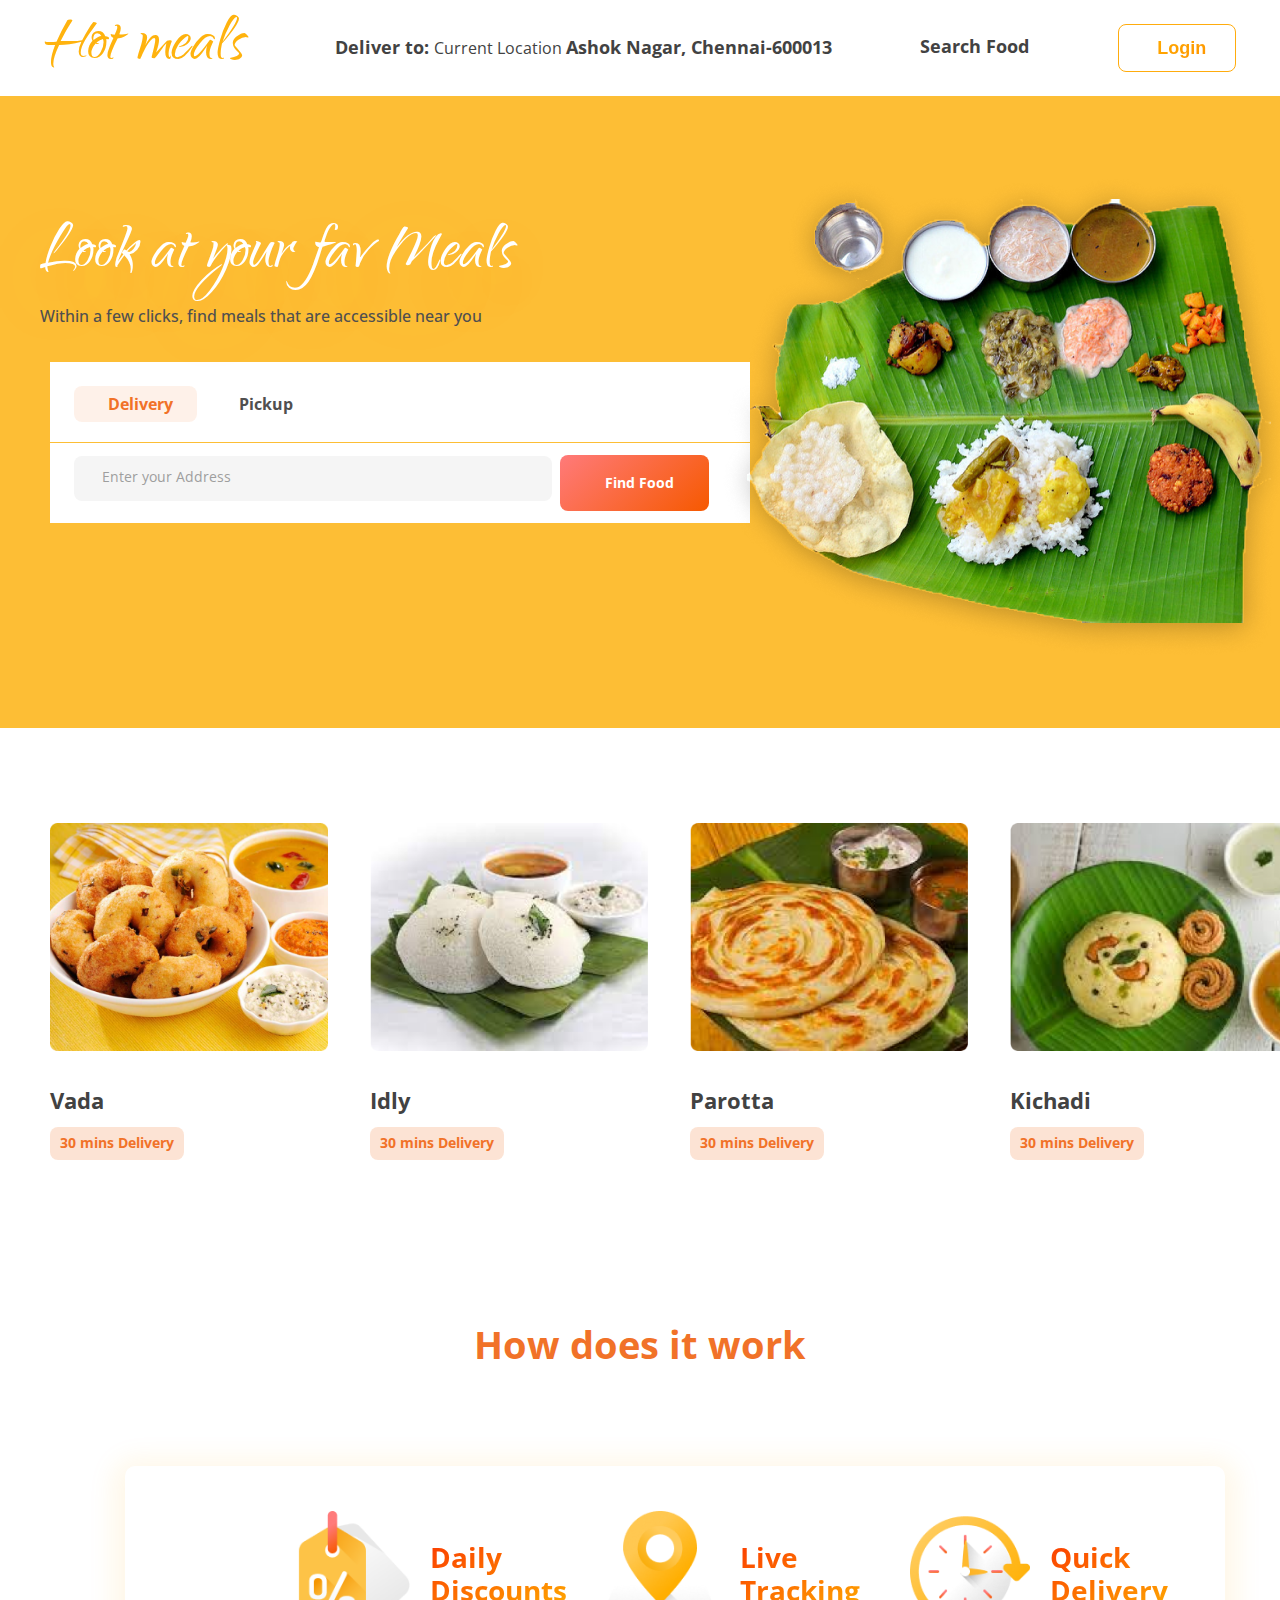
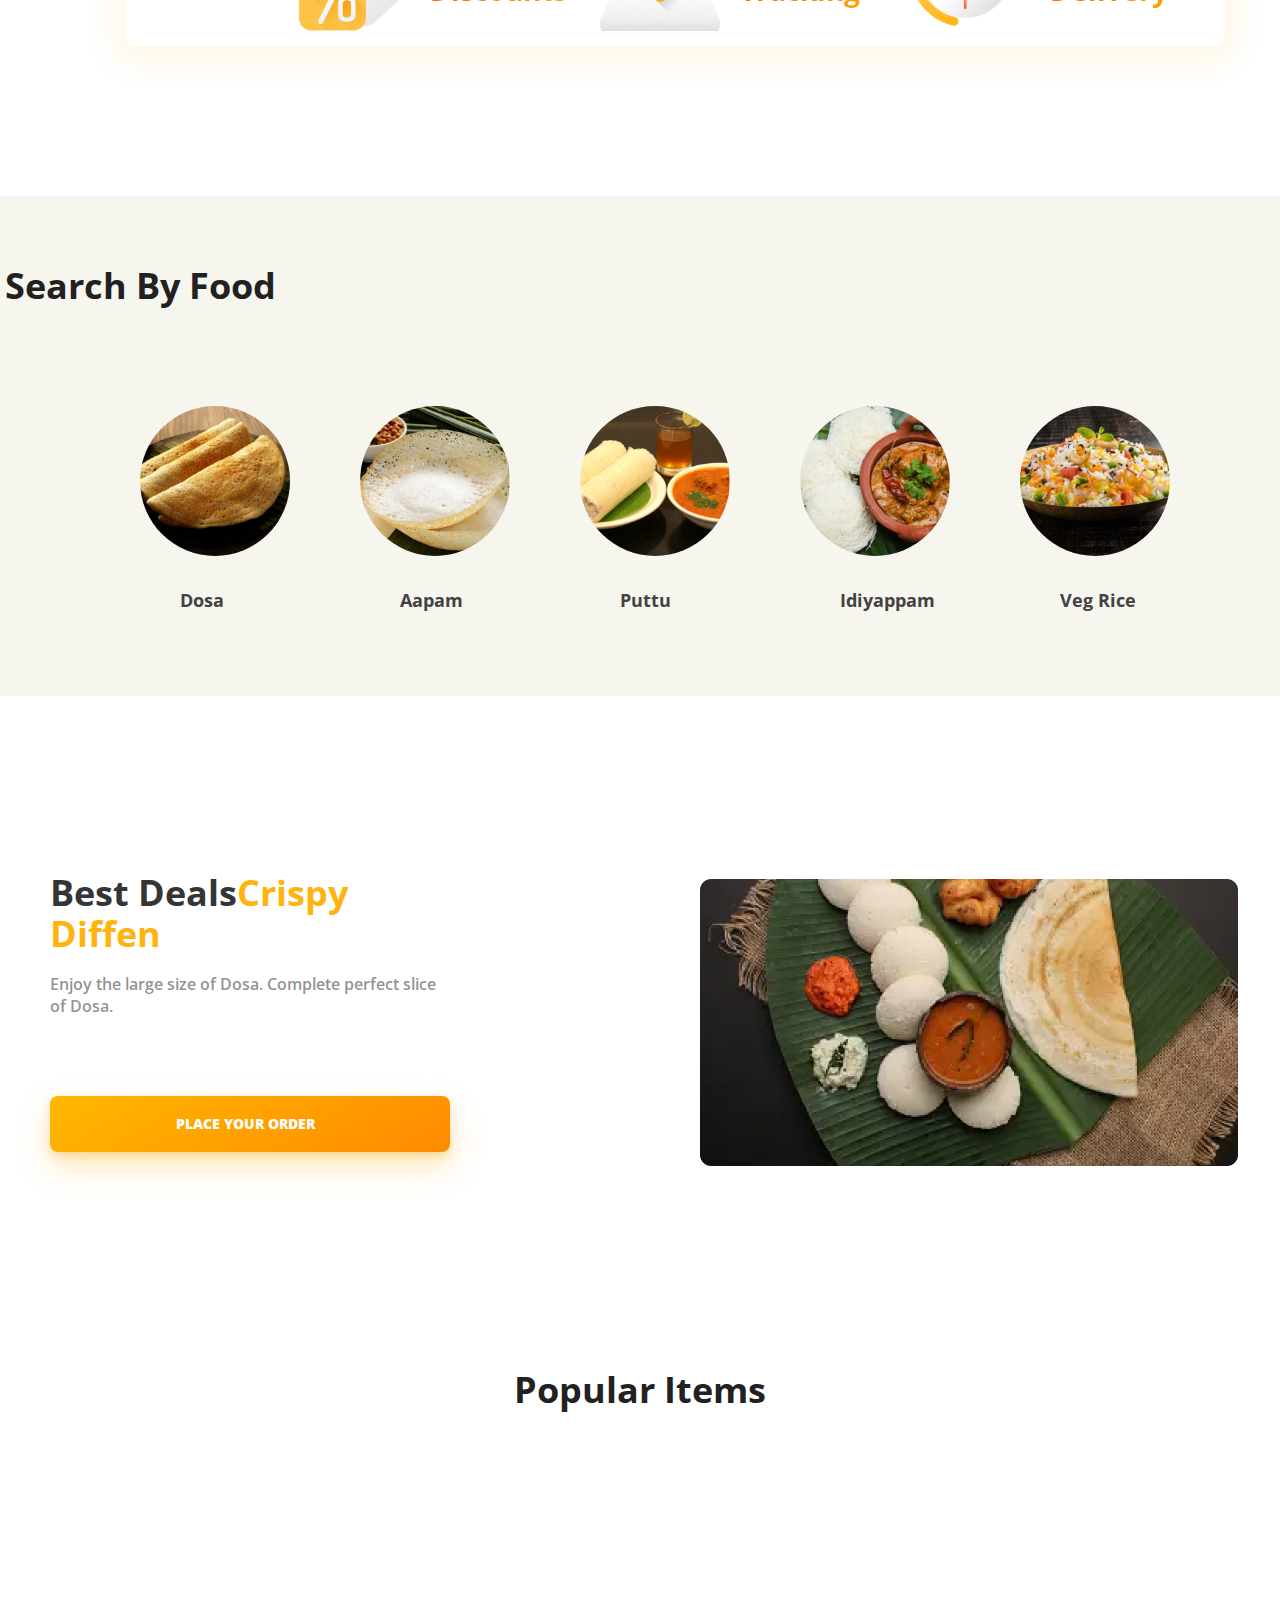
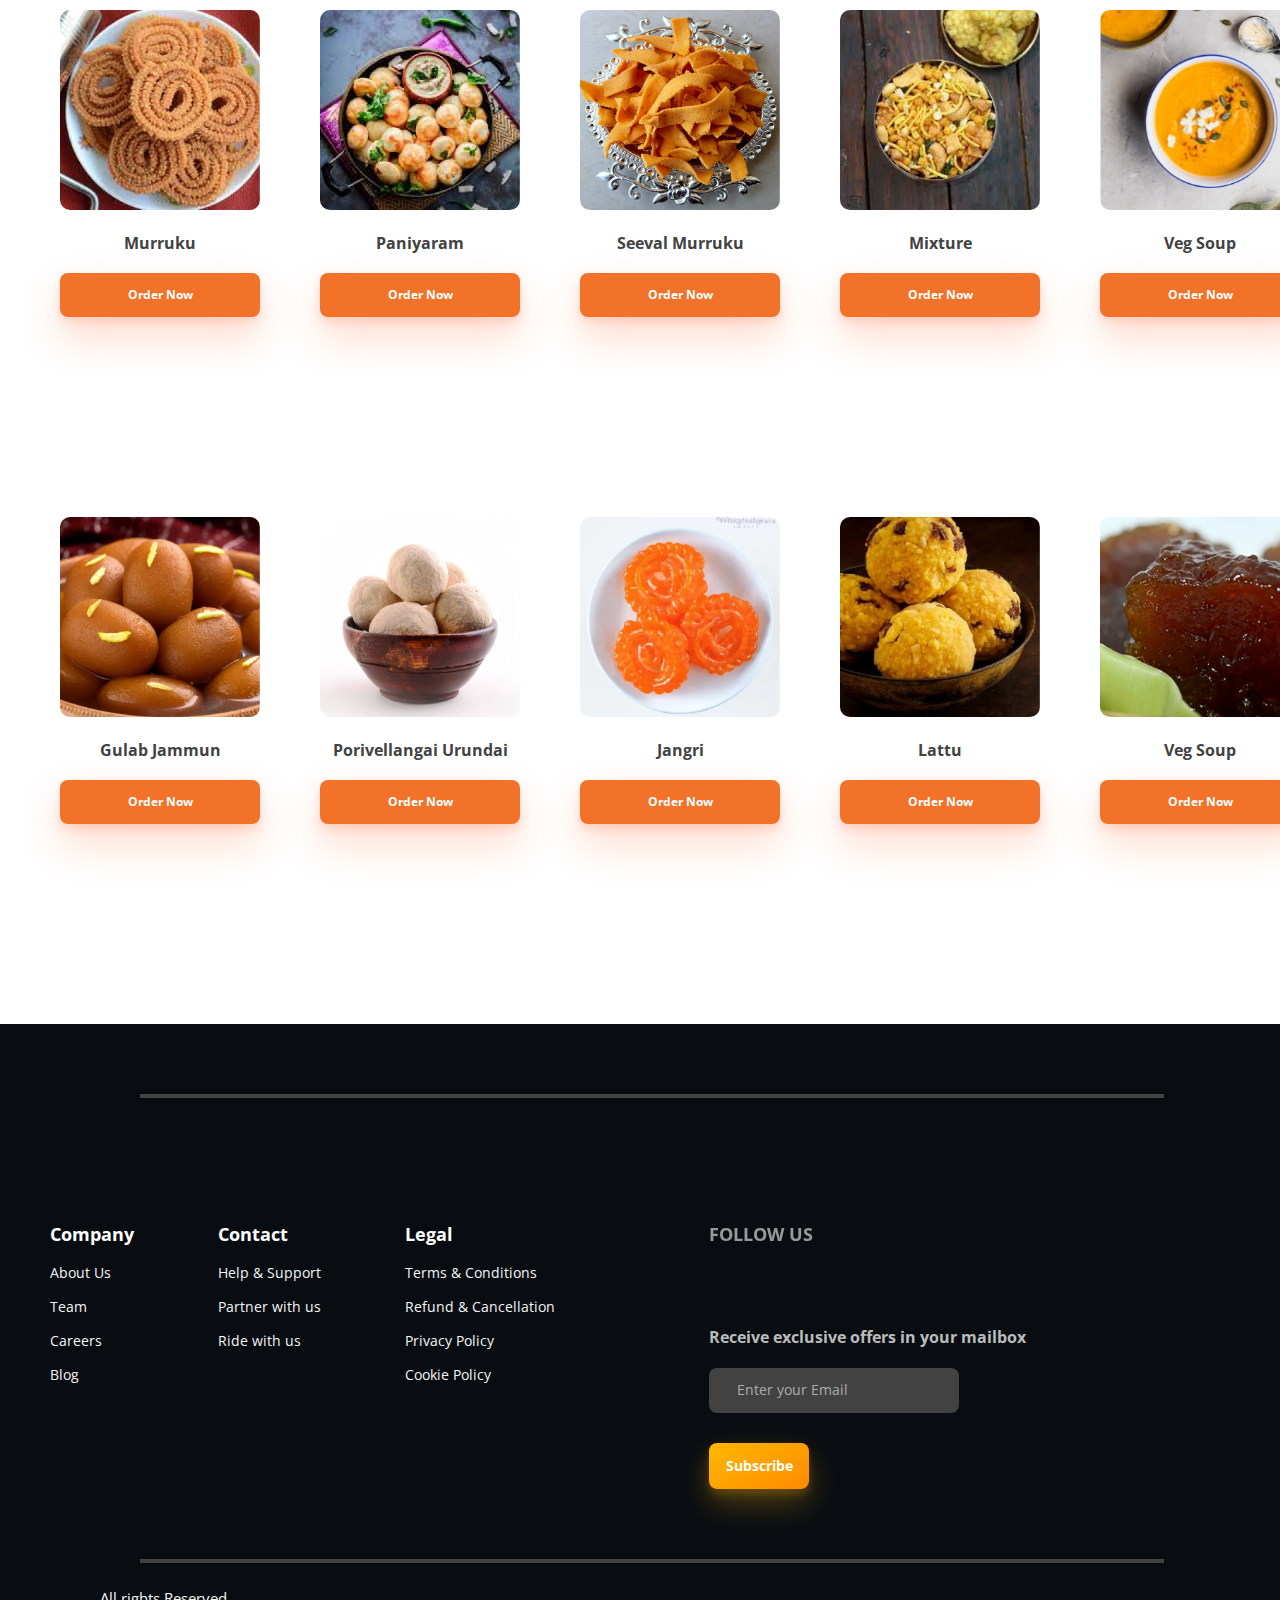
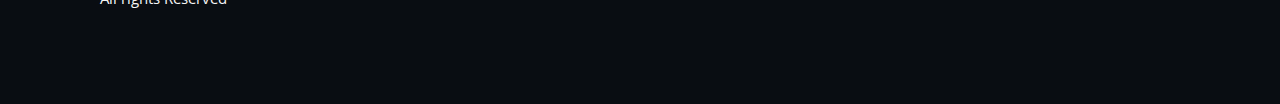
<file: index.html>
<!DOCTYPE html>
<html lang="en">
  <head>
    <meta charset="UTF-8" />
    <meta name="viewport" content="width=device-width, initial-scale=1.0" />
    <title>Hot Meals</title>
    <link
      rel="stylesheet"
      href="https://cdnjs.cloudflare.com/ajax/libs/font-awesome/6.4.2/css/all.min.css"
      integrity="sha512-z3gLpd7yknf1YoNbCzqRKc4qyor8gaKU1qmn+CShxbuBusANI9QpRohGBreCFkKxLhei6S9CQXFEbbKuqLg0DA=="
      crossorigin="anonymous"
      referrerpolicy="no-referrer"
    />
    <link rel="stylesheet" href="styles.css" />
  </head>

  <body>
    <header>
      <p id="logo">Hot meals</p>

      <p id="address">
        <strong>Deliver to: </strong>
        <span>
          <i class="fa-solid fa-location-dot" style="color: #ffb329"></i>
        </span>

        Current Location <strong>Ashok Nagar, Chennai-600013 </strong>
      </p>

      <p>
        <span>
          <i
            class="fa-solid fa-magnifying-glass"
            style="color: #ffb30e"
          ></i> </span
        ><strong> Search Food</strong>
      </p>

      <button class="btn-popup" id="login-popup">
        <span><i class="fa-solid fa-user" style="color: #ffb30e"></i></span
        >Login
      </button>
    </header>

    <div class="wrapper">
      <p id="logo">Hot meals</p><i id="xmark" class="fa-solid fa-xmark" style="color: #ffffff;"></i>
      <h3>Welcome Back</h3>
      <h4>Log in with your email address and password.</h4>
      <div class="form-box login">
        <form action="#">
          <h6>Email Address:</h6>
          <div class="login-box"><i class="fa-solid fa-envelope" style="color: #FDBE35"></i>
          <input type="email" name="" placeholder="Enter your Email Address" /></div>  
                  <h6>Password:</h6>
                  <div class="login-box">

          <i class="fa-solid fa-lock" style="color: #fdbe35;"></i>

          <input type="password" name="" placeholder="Enter your Password" /></div>

          </div>
          <div class="remember-forget">
            <label><input type="checkbox">Remember Me</label>
            <a href="#">Forget Passowrd?</a>
          </div>
          <button type="submit" class="login-btn">LOGIN</button>
          <div class="signup">
            <p>Don't have an account?<a href="#" class="signup">Sign Up</a></p>
          </div>
         
        </form>
        <div id="login-image">
          <img src="./asset/loginpic.png" alt="loginpic" />
        </div>
       
        
      </div>
    
    <div class="background-box">
      <p id="firstline">Look at your fav Meals</p>
      <p id="secondline">
        Within a few clicks, find meals that are accessible near you
      </p>
      <br />
      <br />
      <div>
        <div class="outer-container">
          <div class="inner-container">
            <button id="btn1">
              <span
                ><i
                  class="fa-solid fa-motorcycle"
                  style="color: #f17228"
                ></i></span
              >Delivery
            </button>
            <button id="btn2">
              <span
                ><i
                  class="fa-solid fa-bag-shopping"
                  style="color: #757575"
                ></i></span
              >Pickup
            </button>
          </div>
        </div>

        <div class="outer-container2">
          <div class="box">
            <i class="fa-solid fa-location-dot" style="color: #ffb329"></i>

            <input type="text" name="" placeholder="Enter your Address" />
          </div>
          <button id="btn3">
            <span>
              <i
                class="fa-solid fa-magnifying-glass"
                style="color: #ffffff"
              ></i>
            </span>
            <div style="display: flex; flex-direction: row; width: max-content">
              Find Food
            </div>
          </button>

          <div class="hero-image">
            <img src="./asset/hero pic.png" alt="heropic" />
          </div>
        </div>
      </div>
    </div>
    <div class="dish-container">
      <div class="image-box">
        <img id="vada" src="./asset/vadai=.png" alt="" />
        <p id="dish">Vada</p>
        <button id="speed">30 mins Delivery</button>
      </div>
      <div class="image-box1">
        <img id="idly" src="./asset/idly.png" alt="" />
        <p id="dish">Idly</p>
        <button id="speed1">30 mins Delivery</button>
      </div>
      <div class="image-box2">
        <img id="parotta" src="./asset/parotta.png" alt="" />
        <p id="dish">Parotta</p>
        <button id="speed2">30 mins Delivery</button>
      </div>
      <div class="image-box3">
        <img id="kichadi" src="./asset/kichadi.png" alt="" />
        <p id="dish">Kichadi</p>
        <button id="speed3">30 mins Delivery</button>
      </div>
    </div>
    <h1 id="how">How does it work</h1>
    <div class="features-box">
      <div class="icon-box">
        <img id="discount-icon" src="./asset/Icon-percentage.png" />
        <p id="discount-text">Daily Discounts</p>
      </div>
      <div class="icon-box1">
        <img id="live-icon" src="./asset/tracking Icon.png" />
        <p id="live-text">Live Tracking</p>
      </div>
      <div class="icon-box2">
        <img id="quick-icon" src="./asset/quick Icon.png" />
        <p id="quick-text">Quick Delivery</p>
      </div>
    </div>
    <div class="grey-container">
      <h1>Search By Food</h1>
      <div class="img-container">
        <div class="img-round">
          <img id="dosa" src="./asset/dosa.png" />
          <p id="dish-name">Dosa</p>
        </div>
        <div class="img-round1">
          <img id="aapam" src="./asset/aapam.png" />
          <p id="dish-name">Aapam</p>
        </div>
        <div class="img-round2">
          <img id="puttu" src="./asset/puttu.png" />
          <p id="dish-name">Puttu</p>
        </div>
        <div class="img-round3">
          <img id="idiyappam" src="./asset/idiyappam.png" />
          <p id="dish-name">Idiyappam</p>
        </div>
        <div class="img-round4">
          <img id="vegricw" src="./asset/veg ricw.png" />
          <p id="dish-name">Veg Rice</p>
        </div>
      </div>
    </div>

    <div class="text-box">
      <h1 class="two-colored-text">
        Best Deals<span class="highlight-color">Crispy Diffen</span>
      </h1>
      <p id="tagline">
        Enjoy the large size of Dosa. Complete perfect slice of Dosa.
      </p>
    </div>
    <a href="add.html"  id="orderplace-btn">
      PLACE YOUR ORDER
      <span
        ><i class="fa-solid fa-chevron-right" style="color: #ffffff"></i
      ></span>
    </a>
    <div class="dosa-image">
      <img id="dosalarge" src="asset/dosa large.png" alt="heropic" />
    </div>
    <h1 id="popular">Popular Items</h1>
    <div class="popular-items1">
      <div class="product-card">
        <img
          src="./asset/murukku.png"
          alt="Product Image"
          class="product-image"
        />
        <h2 class="product-name">Murruku</h2>
        <a href="#" class="order-button">Order Now</a>
      </div>
      <div class="product-card1">
        <img
          src="./asset/paniyaram.png"
          alt="Product Image"
          class="product-image1"
        />
        <h2 class="product-name1">Paniyaram</h2>
        <a href="#" class="order-button1">Order Now</a>
      </div>
      <div class="product-card2">
        <img
          src="./asset/seval murrku.png"
          alt="Product Image"
          class="product-image2"
        />
        <h2 class="product-name2">Seeval Murruku</h2>
        <a href="#" class="order-button2">Order Now</a>
      </div>
      <div class="product-card3">
        <img
          src="./asset/mixture.png"
          alt="Product Image"
          class="product-image3"
        />
        <h2 class="product-name3">Mixture</h2>
        <a href="#" class="order-button3">Order Now</a>
      </div>
      <div class="product-card4">
        <img
          src="./asset/Veg soup.png"
          alt="Product Image"
          class="product-image4"
        />
        <h2 class="product-name4">Veg Soup</h2>
        <a href="#" class="order-button4">Order Now</a>
      </div>
    </div>
    <div class="popular-items2">
      <div class="product-card">
        <img
          src="./asset/gulab jammun.png"
          alt="Product Image"
          class="product-image"
        />
        <h2 class="product-name">Gulab Jammun</h2>
        <a href="#" class="order-button">Order Now</a>
      </div>
      <div class="product-card1">
        <img
          src="./asset/porivellangai Urundai.png"
          alt="Product Image"
          class="product-image1"
        />
        <h2 class="product-name1">Porivellangai Urundai</h2>
        <a href="#" class="order-button1">Order Now</a>
      </div>
      <div class="product-card2">
        <img
          src="./asset/Jangri.png"
          alt="Product Image"
          class="product-image2"
        />
        <h2 class="product-name2">Jangri</h2>
        <a href="#" class="order-button2">Order Now</a>
      </div>
      <div class="product-card3">
        <img
          src="./asset/lattu.png"
          alt="Product Image"
          class="product-image3"
        />
        <h2 class="product-name3">Lattu</h2>
        <a href="#" class="order-button3">Order Now</a>
      </div>
      <div class="product-card4">
        <img
          src="./asset/halwa.png"
          alt="Product Image"
          class="product-image4"
        />
        <h2 class="product-name4">Veg Soup</h2>
        <a href="#" class="order-button4">Order Now</a>
      </div>
    </div>
    <div class="footer">
      <div class="vertical-line"></div>
      <div class="company-box">
        <h4>Company</h4>
        <p>About Us</p>
        <p>Team</p>
        <p>Careers</p>
        <p>Blog</p>
      </div>
      <div class="contact-box">
        <h4>Contact</h4>
        <p>Help & Support</p>
        <p>Partner with us</p>
        <p>Ride with us</p>
      </div>
      <div class="legal-box">
        <h4>Legal</h4>
        <p>Terms & Conditions</p>
        <p>Refund & Cancellation</p>
        <p>Privacy Policy</p>
        <p>Cookie Policy</p>
      </div>
      <div class="follow">
        <h4>FOLLOW US</h4>
        <div class="social-icon">
          <i class="fa-brands fa-instagram" style="color: #f5f5f5"></i>
          <i class="fa-brands fa-facebook" style="color: #f5f5f5"></i>
          <i class="fa-brands fa-twitter" style="color: #f5f5f5"></i>
        </div>
        <div class="input-email">
          <h4>Receive exclusive offers in your mailbox</h4>
        </div>
        <div class="email-box">
          <i class="fa-solid fa-envelope" style="color: #adadad"></i>

          <input type="text" name="" placeholder="Enter your Email" />
        </div>
        <button id="btn4">
          <div style="display: flex; flex-direction: row; width: max-content">
            Subscribe
          </div>
        </button>
      </div>
      <div class="vertical-line"></div>
      <h5 class="rights">
        All rights Reserved
        <i class="fa-regular fa-copyright" style="color: #ffffff"></i>
      </h5>
    </div>
    <script src="script.js"></script>
  </body>
</html>
</file>
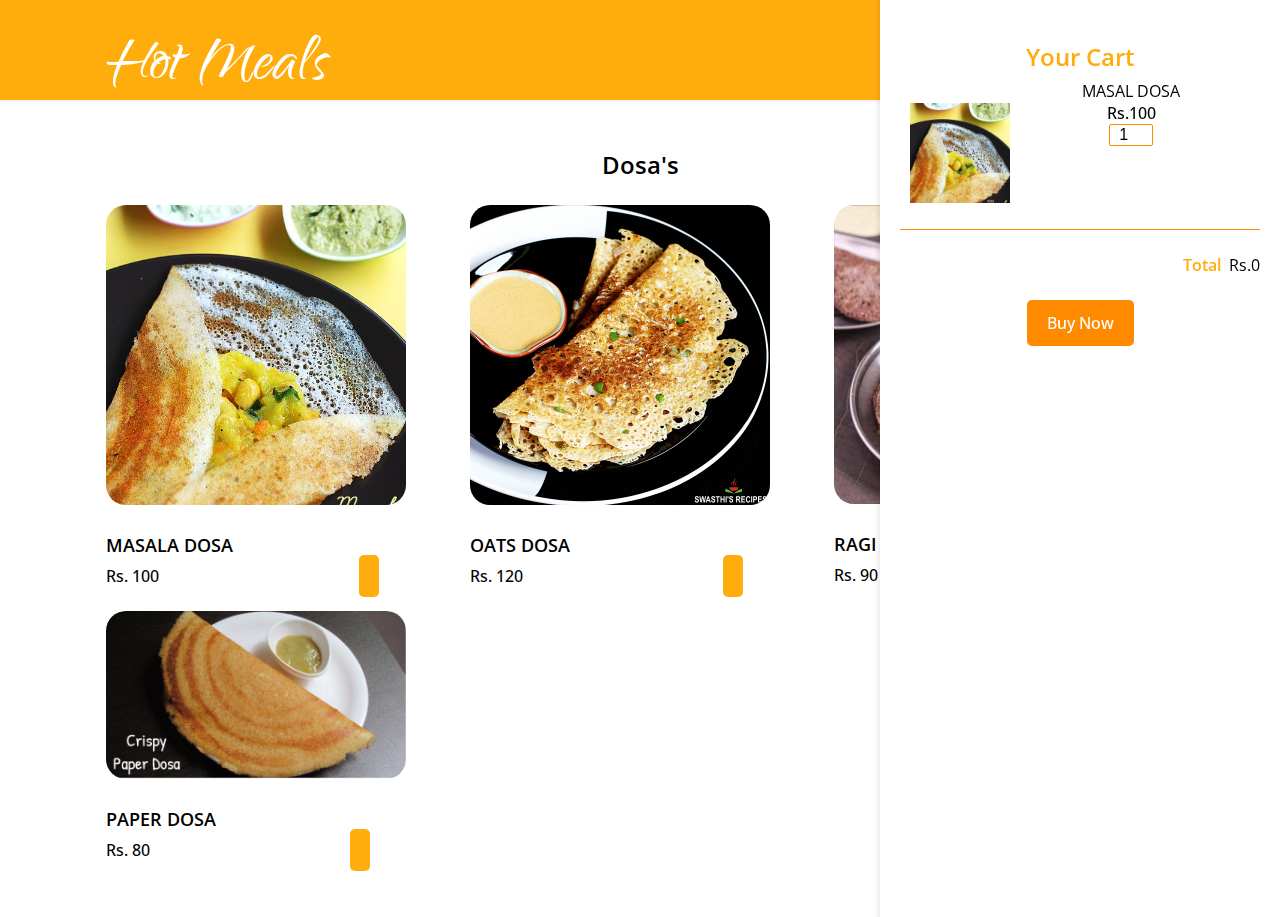
<file: add.html>
<!DOCTYPE html>
<html lang="en">
<head>
    <meta charset="UTF-8">
    <meta name="viewport" content="width=device-width, initial-scale=1.0">
    <title>Document</title>
    <link
      rel="stylesheet"
      href="https://cdnjs.cloudflare.com/ajax/libs/font-awesome/6.4.2/css/all.min.css"
      integrity="sha512-z3gLpd7yknf1YoNbCzqRKc4qyor8gaKU1qmn+CShxbuBusANI9QpRohGBreCFkKxLhei6S9CQXFEbbKuqLg0DA=="
      crossorigin="anonymous"
      referrerpolicy="no-referrer"
    />
    <link rel="stylesheet" href="add.css" />
</head>
<body>
    <header>
        <div class="nav container">
            <a href="#" class="logo">Hot Meals</a>
            <i class="fa-solid fa-cart-shopping" id="cart-icon"></i>

            <div class="cart">
                <h2 class="cart-title">Your Cart</h2>
                <div class="cart-content">
                    <div class="cart-box">
                        <img src="./asset/masaldosa.jpg" class="cart-img">
                        <div class="detail-box">
                            <div class="cart-dish-title">Masal Dosa</div>
                            <div class="cart-price">Rs.100</div>
                            <input type="number" value="1" class="cart-quantity">
                        </div>
                        <i class="fa-solid fa-trash cart-remove"></i>
                    </div>
                </div>
                <div class="total">
                    <div class="total-title">Total</div>
                    <div class="total-price">Rs.0</div>
                </div>
                <button type="button" class="btn-buy">Buy Now</button>
                <i class="fa-solid fa-x"  id="close-cart"></i>
            </div>
        </div>
    </header>
    
    <section class="dish container">
        <h2 class="section-title">Dosa's</h2>
        <div class="dish-content">
            <div class="dish-box">
                <img src="./asset/masaldosa.jpg" class="dish-img">
                <h2 class="dish-title">Masala Dosa</h2>
                <span class="price">Rs. 100</span>
                <i class="fa-solid fa-cart-shopping add-cart"></i>
            </div>
            <div class="dish-box">
                <img src="./asset/oatsdosa.jpg" class="dish-img">
                <h2 class="dish-title">Oats Dosa</h2>
                <span class="price">Rs. 120</span>
                <i class="fa-solid fa-cart-shopping add-cart"></i>
            </div>
            <div class="dish-box">
                <img src="./asset/ragidosa.jpg" class="dish-img">
                <h2 class="dish-title">Ragi Dosa</h2>
                <span class="price">Rs. 90</span>
                <i class="fa-solid fa-cart-shopping add-cart"></i>
            </div>
            <div class="dish-box">
                <img src="./asset/paperdosa.jpg" class="dish-img">
                <h2 class="dish-title">Paper Dosa</h2>
                <span class="price">Rs. 80</span>
                <i class="fa-solid fa-cart-shopping add-cart"></i>
            </div>
        </div>
    </section>

    <script src="add.js"></script>
</body>
</html>
</file>
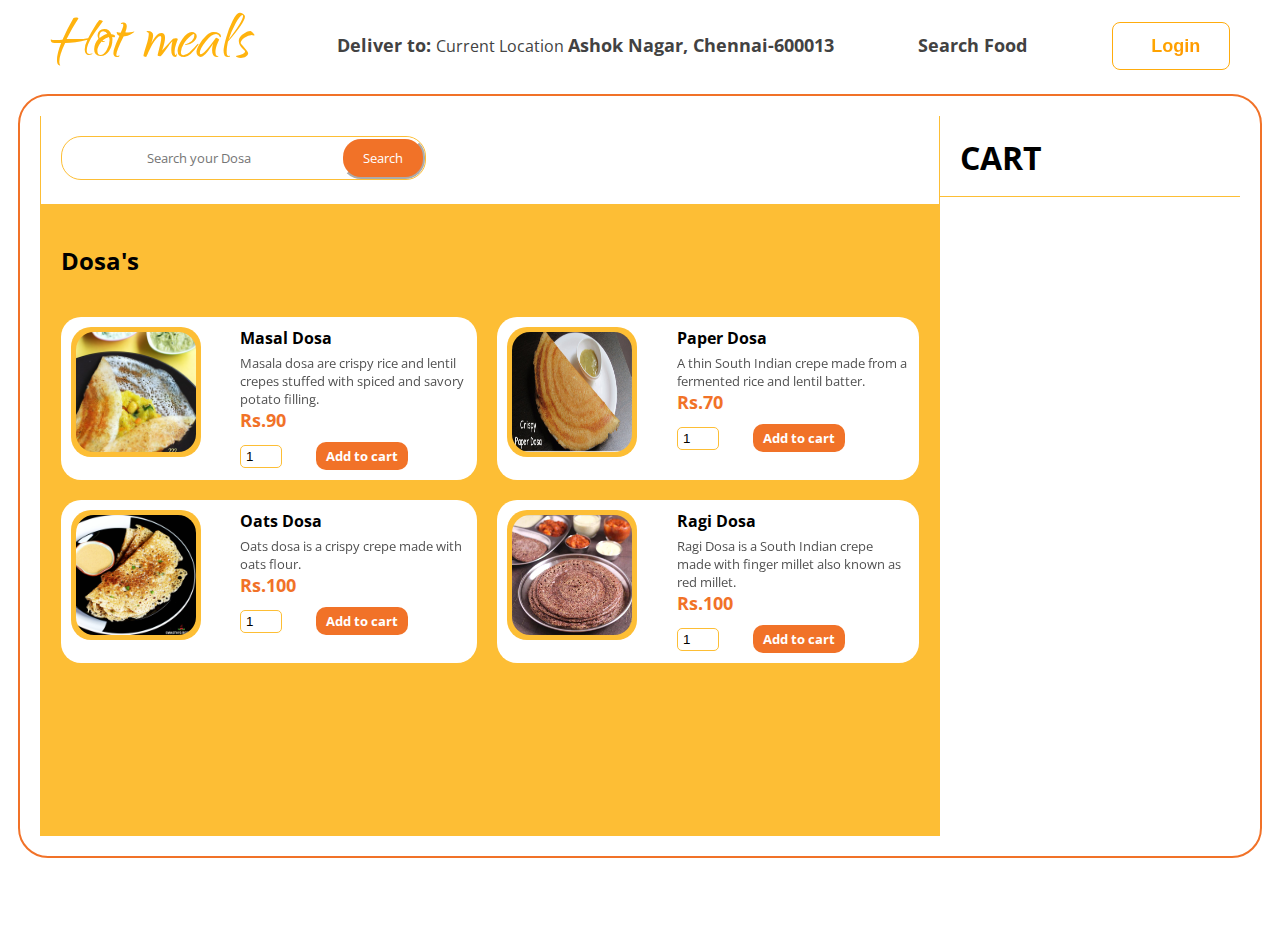
<file: order.html>
<!DOCTYPE html>
<html lang="en">
  <head>
    <meta charset="UTF-8" />
    <meta name="viewport" content="width=device-width, initial-scale=1.0" />
    <title>dosa order</title>
    <link
      rel="stylesheet"
      href="https://cdnjs.cloudflare.com/ajax/libs/font-awesome/6.4.2/css/all.min.css"
      integrity="sha512-z3gLpd7yknf1YoNbCzqRKc4qyor8gaKU1qmn+CShxbuBusANI9QpRohGBreCFkKxLhei6S9CQXFEbbKuqLg0DA=="
      crossorigin="anonymous"
      referrerpolicy="no-referrer"
    />
    <link rel="stylesheet" href="order.css" />
  </head>
  <body>
    <header>
      <p id="logo">Hot meals</p>

      <p id="address">
        <strong>Deliver to: </strong>
        <span>
          <i class="fa-solid fa-location-dot" style="color: #ffb329"></i>
        </span>

        Current Location <strong>Ashok Nagar, Chennai-600013 </strong>
      </p>

      <p>
        <span>
          <i
            class="fa-solid fa-magnifying-glass"
            style="color: #ffb30e"
          ></i> </span
        ><strong> Search Food</strong>
      </p>

      <button class="btn-popup" id="login-popup">
        <span><i class="fa-solid fa-user" style="color: #ffb30e"></i></span
        >Login
      </button>
    </header>
    <div class="container">
      <div class="center">
        <div class="search">
          <div class="form">
            <i class="fa-solid fa-magnifying-glass"></i>
            <input type="text" placeholder="Search your Dosa" />
            <button>Search</button>
          </div>
        </div>

        <h2>Dosa's</h2>
        <div class="list">
          <div class="item" data-key="1">
            <div class="img">
              <img src="./asset/masal dosa.jpg" />
            </div>
            <div class="content">
              <div class="title">Masal Dosa</div>
              <div class="des">
                Masala dosa are crispy rice and lentil crepes stuffed with
                spiced and savory potato filling.
              </div>
              <div class="price">Rs.90</div>
              <input type="number" class="count" min="1" value="1" />
              <button class="add">Add to cart</button>
              <button class="remove" onclick="Remove(1)">
                <i class="fa-solid fa-trash"></i>
              </button>
            </div>
          </div>

          <div class="item" data-key="2">
            <div class="img">
              <img src="./asset/paperdosa.jpg" />
            </div>
            <div class="content">
              <div class="title">Paper Dosa</div>
              <div class="des">
                A thin South Indian crepe made from a fermented rice and lentil
                batter.
              </div>
              <div class="price">Rs.70</div>
              <input type="number" class="count" min="1" value="1" />
              <button class="add">Add to cart</button>
              <button class="remove" onclick="Remove(2)">
                <i class="fa-solid fa-trash"></i>
              </button>
            </div>
          </div>

          <div class="item" data-key="3">
            <div class="img">
              <img src="./asset/oatsdosa.jpg" />
            </div>
            <div class="content">
              <div class="title">Oats Dosa</div>
              <div class="des">
                Oats dosa is a crispy crepe made with oats flour.
              </div>
              <div class="price">Rs.100</div>
              <input type="number" class="count" min="1" value="1" />
              <button class="add">Add to cart</button>
              <button class="remove" onclick="Remove(3)">
                <i class="fa-solid fa-trash"></i>
              </button>
            </div>
          </div>

          <div class="item" data-key="4">
            <div class="img">
              <img src="./asset/ragi dosa.jpg" />
            </div>
            <div class="content">
              <div class="title">Ragi Dosa</div>
              <div class="des">
                Ragi Dosa is a South Indian crepe made with finger millet also
                known as red millet.
              </div>
              <div class="price">Rs.100</div>
              <input type="number" class="count" min="1" value="1" />
              <button class="add">Add to cart</button>
              <button class="remove" onclick="Remove(4)">
                <i class="fa-solid fa-trash"></i>
              </button>
            </div>
          </div>
        </div>
      </div>
      <div class="cart">
        <div class="name">CART</div>
        <div class="listCart"></div>
      </div>
    </div>
    <script src="order.js"></script>
  </body>
</html>
</file>
<file: styles.css>
@import url('https://fonts.googleapis.com/css2?family=Qwigley&display=swap');
  @import url('https://fonts.googleapis.com/css2?family=Open+Sans:ital,wght@0,300;0,400;0,500;0,600;0,700;0,800;1,300;1,400;1,500;1,600;1,700;1,800&display=swap');
  @import url('https://fonts.googleapis.com/css2?family=Open+Sans:wght@300&display=swap');

* {
   margin: 0;
   padding: 0;
   box-sizing: border-box;
  }
  
   
  
  /* header */
  
 header {
   width: 100%;
  display: flex;
  justify-content: space-around;
  align-items: center;
  
  }
  
   
  
  header #logo {
  color: var(--theme-primary, #ffb30e);
  font-family: "Qwigley", cursive;
  font-size: 80px;
  font-style: normal;
  font-weight: 400;
  line-height: 120%;
  }
  
   
  
  header #address {
  color: var(--theme-gray-800, #424242);
  font-family: Open Sans;
  font-size: 16px;
  font-style: normal;
  font-weight: 400;
  line-height: 140%;
  }
  
   
  
  header strong {
  
    /* Button Bold */
  color: var(--theme-gray-800, #424242);
  font-family: Open Sans;
  font-size: 18px;
  font-style: normal;
  font-weight: 700;
  line-height: 100%;
  
  }
  
   
  
  header i {
  font-size: 18px;
  font-style: normal;
  font-weight: 900;
  line-height: 140%;
  
  }
  
   
  
  #search-icon {
  font-size: 18px;
  font-style: normal;
  font-weight: 900;
  line-height: 100%;
   }
  
   
  
  .btn-popup {
  cursor: pointer;
  background: #fff;
  width: 118px;
  display: flex;
  justify-content: center;
  align-items: center;
  padding: 14px 24px;
  gap: 10px;
  border-radius: 8px;
  border: 1px solid #ffac0d;
  font-size: 18px;
  font-style: normal;
  font-weight: 700;
  line-height: 100%;
  background: var(
     --yellow-button,
   linear-gradient(150deg, #ffb800 0%, #ff8a00 100%)
  );
  background-clip: text;
  -webkit-background-clip: text;
  -webkit-text-fill-color: transparent;
  
  }
  .btn-popup  :hover{

  background-color: 
 var(--yellow-button, linear-gradient(93deg, #FFB800 -47.72%, #FF8A00 136.81%));
  box-shadow: 0px 9.79592px 22.39067px 0px rgba(255, 178, 14, 0.29), 0px 3.49854px 5.59767px 0px rgba(222, 151, 0, 0.24);
  }


 

  /* end header */

  .background-box {
    width: 100%;
    height: 632px;
    flex-shrink: 0;
    background: #FDBE35;
  }

  .background-box #firstline {
    color: var(--theme-white, #FFF);
/* Object shadow 2 */
text-shadow: 0px 27px 82px rgba(255, 174, 0, 0.28), 0px 14px 15px rgba(255, 174, 0, 0.01);
font-family: Qwigley;
font-size: 80px;
font-style: normal;
font-weight: 400;
line-height: 100%;
padding-left: 40px;
padding-top: 120px;
  }

  .background-box #secondline{
color: #504F4F;
font-family: 'Open Sans', sans-serif;
font-size: 16px;
font-weight: 500;
font-style: normal;
line-height: 120%;
padding-left: 40px;
padding-top: 11px;
}

.outer-container{
  margin-left: 50px;
width: 700px;
height: 80px;
padding: 24px;
align-items: flex-start;
gap: 8px;
background: var(--theme-white, #FFF);

}

.inner-container {
  width: 856px;
  align-items: flex-start;
  gap: 8px;
  display: flex;

  
  

}
.inner-container  #btn1{
  color: white;
  border-radius: 8px;
background: rgba(241, 114, 40, 0.10);
color: var(--theme-warning, #F17228);
/* Button Bold */
font-size: 16px;
font-family: 'Open Sans', sans-serif;
border: none;
font-style: normal;
font-weight: 700;
line-height: 100%; /* 18px */
display: flex;
padding: 10px 24px;
align-items: flex-start;
gap: 10px;
cursor: pointer;
}

.inner-container  #btn2{
  background-color: rgba(0, 0, 0, 0); /* Black with 0% opacity */
  border-radius: 8px;
  /* background: rgba(241, 114, 40, 0.10); */
  color: var(--theme-warning, #504F4F);
  font-size: 16px;
  font-family: 'Open Sans', sans-serif;
  border:none;
  font-style: normal;
  font-weight: 700;
  line-height: 100%; /* 18px */
  display: flex;
  padding: 10px 24px;
  align-items: flex-start;
  gap: 10px;
  cursor: pointer;
}

.outer-container2{
  margin-top: 1px;
  margin-left: 50px;
  display: flex;
  width: 700px;
  height: 80px;
  padding: 24px;
  align-items: center;
  gap: 8px;
  background: var(--theme-white, #FFF);
  
  }
 
  .box{
    width: 80%;
    border-radius: 8px;
background: var(--theme-gray-100, #F5F5F5);
display: flex;
padding: 7px 0px 8px 16px;
margin-bottom: 10px;
align-items: center;
gap: 12px;
flex: 1 0 0;
  }

  .box > i{
    font-size: 18px;
  }
  .box > input{
    flex: 1;
    width: 450px;
    height:30px;
    border: none;
    background: var(--theme-gray-100, #F5F5F5);
    outline: none;
  }

  .box > ::placeholder{
    color: var(--theme-gray-500, #9E9E9E);

/* Body 1 */
font-family: Open Sans;
font-size: 14px;
font-style: normal;
font-weight: 400;
line-height: 140%; /* 25.2px */
  }

  .outer-container2 #btn3{
    display: flex;
    width: 300px;
padding: 21px 35px;
justify-content: space-between;
align-items: center;
gap: 10px;
border-radius: 8px;
background: linear-gradient(138deg, #FF7A7A 0%, #F65900 100%);
color: var(--theme-white, #FFF);
/* text-align: center; */
border-width: 0;
font-family: Open Sans;


/* Button Bold */
font-size: 14px;
font-style: normal;
font-weight: 700;
line-height: 100%; /* 18px */
}
.hero-image{
text-shadow: 0px 4px 30px 0px rgba(0, 0, 0, 0.25);
width: 524px;
height: 424px;
flex-shrink: 0;
margin-bottom: 75%;
margin-top:45%;
}


.dish-container{
display: flex;
gap: 70px;





}
.image-box{
  border-radius: 10px;
  width: 200px;
height: 100px;
flex-shrink: 0;
margin-top: 95px;
margin-left: 50px;
cursor: pointer;


}

.image-box #vada{
  width: 278px;
height: 228px;



}

.image-box #dish{
  color: var(--theme-gray-800, #424242);

font-size: 22px;
font-style: normal;
font-weight: 700;
line-height: 120%;
font-family: Open Sans;
margin-top: 32px;


}

.image-box #speed{
  display: inline-flex;
padding: 8px 10px;
align-items: flex-start;
gap: 10px;
border-radius: 8px;
background: rgba(241, 114, 40, 0.20);
color: var(--theme-warning, #F17228);

/* Headline 6 Bold */
font-family: Open Sans;
border: none;
font-size: 14px;
font-style: normal;
font-weight: 700;
line-height: 120%;
margin-top: 14px;
 /* 26.4px */
}
.image-box1{
  border-radius: 10px;
  width: 200px;
height: 100px;
flex-shrink: 0;
margin-top: 95px;
margin-left: 50px;
cursor: pointer;


}

.image-box1 #idly{
  width: 278px;
height: 228px;
cursor: pointer;

}

.image-box1 #dish{
  color: var(--theme-gray-800, #424242);

font-size: 22px;
font-style: normal;
font-weight: 700;
line-height: 120%;
font-family: Open Sans;
margin-top: 32px;

}

.image-box1 #speed1{
  display: inline-flex;
  padding: 8px 10px;
  align-items: flex-start;
gap: 10px;
border-radius: 8px;
background: rgba(241, 114, 40, 0.20);
color: var(--theme-warning, #F17228);

/* Headline 6 Bold */
font-family: Open Sans;
border: none;
font-size: 14px;
font-style: normal;
font-weight: 700;
line-height: 120%;
margin-top: 14px;
 /* 26.4px */
}
.image-box2{
  border-radius: 10px;
  width: 200px;
height: 100px;
flex-shrink: 0;
margin-top: 95px;
margin-left: 50px;
cursor: pointer;

}

.image-box2 #parotta{
  width: 278px;
height: 228px;

}

.image-box2 #dish{
  color: var(--theme-gray-800, #424242);

font-size: 22px;
font-style: normal;
font-weight: 700;
line-height: 120%;
font-family: Open Sans;
margin-top: 32px;

}

.image-box2 #speed2{
  display: inline-flex;
  padding: 8px 10px;
  align-items: flex-start;
gap: 10px;
border-radius: 8px;
background: rgba(241, 114, 40, 0.20);
color: var(--theme-warning, #F17228);

/* Headline 6 Bold */
font-family: Open Sans;
border: none;
font-size: 14px;
font-style: normal;
font-weight: 700;
line-height: 120%;
margin-top: 14px;
 /* 26.4px */
}
.image-box3{
  cursor: pointer;

  border-radius: 10px;
  width: 200px;
height: 100px;
flex-shrink: 0;
margin-top: 95px;
margin-left: 50px;
}

.image-box3 #kichadi{
  width: 278px;
height: 228px;

}

.image-box3 #dish{
  color: var(--theme-gray-800, #424242);

font-size: 22px;
font-style: normal;
font-weight: 700;
line-height: 120%;
font-family: Open Sans;
margin-top: 32px;

}

.image-box3 #speed3{
  display: inline-flex;
  padding: 8px 10px;
align-items: flex-start;
gap: 10px;
border-radius: 8px;
background: rgba(241, 114, 40, 0.20);
color: var(--theme-warning, #F17228);

/* Headline 6 Bold */
font-family: Open Sans;
border: none;
font-size: 14px;
font-style: normal;
font-weight: 700;
line-height: 120%;
margin-top: 14px;
 /* 26.4px */
}

#how{
  color: #F17228;
text-align: center;

font-family: Open Sans;

font-size: 38px;
font-style: normal;
font-weight: 700;
line-height: 112%; 
margin-top: 400px;
}


.features-box{
  gap: 100px;
  display: flex;
  margin-left: 125px;
  margin-top: 100px;
  justify-content: center;
  align-items: center;
  width: 1100px;
height: 180px;
  border-radius: 10px;
background: #FFF;
box-shadow: 0px 5px 27px 11px rgba(255, 181, 21, 0.10);
}



.icon-box{
  /* margin-left: 60px; */
  justify-content: flex-start;
  width: 150px;
height: 150px;
/* margin-right: 100px; */
flex-shrink: 0;
display: flex;
}
.icon-box #discount-icon{
  margin-top: 30px;
  width: 120px;
height: 120px;

}
.icon-box #discount-text{
  
/* Headline 5 Bold */
font-family: Open Sans;
background: linear-gradient(150deg, #FB3C00 0%, #FFB800 100%);
background-clip: text;
-webkit-background-clip: text;
-webkit-text-fill-color: transparent;
font-size: 28px;
font-style: normal;
font-weight: 700;
line-height: 120%; /* 42px */
margin-top: 60px;
margin-left: 20px;

}

.icon-box1{
  margin-left: 60px;
  width: 150px;
height: 150px;
flex-shrink: 0;
display: flex;
}
.icon-box1 #live-icon{
  margin-top: 30px;
  width: 120px;
height: 120px;

}
.icon-box1 #live-text{
  
/* Headline 5 Bold */
font-family: Open Sans;
background: linear-gradient(150deg, #FB3C00 0%, #FFB800 100%);
background-clip: text;
-webkit-background-clip: text;
-webkit-text-fill-color: transparent;
font-size: 28px;
font-style: normal;
font-weight: 700;
line-height: 120%; /* 42px */
margin-top: 60px;
margin-left: 20px;

}
.icon-box2{
  margin-left: 60px;
  width: 150px;
height: 150px;
flex-shrink: 0;
display: flex;
}
.icon-box2 #quick-icon{
  margin-top: 30px;
  width: 120px;
height: 120px;

}
.icon-box2 #quick-text{
  
/* Headline 5 Bold */
font-family: Open Sans;
background: linear-gradient(150deg, #FB3C00 0%, #FFB800 100%);
background-clip: text;
-webkit-background-clip: text;
-webkit-text-fill-color: transparent;
font-size: 28px;
font-style: normal;
font-weight: 700;
line-height: 120%; /* 42px */
margin-top: 60px;
margin-left: 20px;

}

.grey-container{
  background: #F6F5EE;
width: 100%;
height: 500px;
margin-top: 150px;

}
.grey-container > H1{
  color: var(--theme-gray-900, #212121);
text-align: center;

/* Headline 4 Bold */
font-family: 'Open Sans', sans-serif;
padding-top: 70px;
padding-right: 1000px;
font-size: 36px;
font-style: normal;
font-weight: 700;
line-height: 112%; /* 48.16px */
}
  
.img-container{
  display: flex;
  gap: 70px;
  margin-left: 70px;
  margin-right: 70px;
  padding-left: 70px;
  padding-right: 70px;
}

.img-round #dosa{
  margin-top: 100px;
  width: 150px;
height: 150px;
border-radius: 50%;
cursor: pointer;
flex-shrink: 0;
}

.img-round #dish-name{
  color: var(--theme-gray-800, #424242);

/* Headline 6 Bold */
font-family: Open Sans;
cursor: pointer;

font-size: 18px;
font-style: normal;
font-weight: 700;
line-height: 120%;
margin-top: 30px;
margin-left:40px ;
}


.img-round1 #aapam{
  margin-top: 100px;
  width: 150px;
height: 150px;
border-radius: 50%;
cursor: pointer;

flex-shrink: 0;
}

.img-round1 #dish-name{
  color: var(--theme-gray-800, #424242);
  cursor: pointer;

/* Headline 6 Bold */
font-family: Open Sans;

font-size: 18px;
font-style: normal;
font-weight: 700;
line-height: 120%;
margin-top: 30px;
margin-left:40px ;
}

.img-round2 #puttu{
  margin-top: 100px;
  width: 150px;
height: 150px;
border-radius: 50%;
cursor: pointer;

flex-shrink: 0;
}

.img-round2 #dish-name{
  color: var(--theme-gray-800, #424242);

/* Headline 6 Bold */
font-family: Open Sans;
cursor: pointer;

font-size: 18px;
font-style: normal;
font-weight: 700;
line-height: 120%;
margin-top: 30px;
margin-left:40px ;
}

.img-round3 #idiyappam{
  margin-top: 100px;
  width: 150px;
height: 150px;
border-radius: 50%;
cursor: pointer;

flex-shrink: 0;
}

.img-round3 #dish-name{
  color: var(--theme-gray-800, #424242);
  cursor: pointer;

/* Headline 6 Bold */
font-family: Open Sans;

font-size: 18px;
font-style: normal;
font-weight: 700;
line-height: 120%;
margin-top: 30px;
margin-left:40px ;
}

.img-round4 #vegricw{
  margin-top: 100px;
  width: 150px;
height: 150px;
border-radius: 50%;
cursor: pointer;

flex-shrink: 0;
}

.img-round4 #dish-name{
  color: var(--theme-gray-800, #424242);
  cursor: pointer;

/* Headline 6 Bold */
font-family: Open Sans;

font-size: 18px;
font-style: normal;
font-weight: 700;
line-height: 120%;
margin-top: 30px;
margin-left:40px ;
}



.text-box{
  margin-top: 100px;
  background: white;
  display: flex;
width: 400px;
height: 300px;
margin-left: 50px;
flex-direction: column;
justify-content: center;
align-items: flex-start;
gap: 19px;
flex-shrink: 0;
}

.two-colored-text{
  font-family: 'Open Sans', sans-serif;

  color: #353535;
font-size: 36px;
font-style: normal;
font-weight: 700;
line-height: 112%; /* 48.16px */
}


.highlight-color{
  color: var(--theme-primary, #FFB30E);
  font-family: 'Open Sans', sans-serif;

font-size: 36px;
font-style: normal;
font-weight: 700;
line-height: 112%;
}

.text-box #tagline{
  color: rgba(97, 97, 97, 0.69);
font-family: Open Sans;
font-size: 16px;
font-style: normal;
font-weight: 600;
line-height: 140%; /* 25.2px */
}

#orderplace-btn{
  text-decoration: none;
  margin-left: 50px;
  display: flex;
width: 400px;
padding: 21px 38px;
font-family: 'Open Sans', sans-serif;

justify-content: center;
align-items: center;
gap: 10px;
border-radius: 8px;
background: var(--yellow-button, linear-gradient(150deg, #FFB800 0%, #FF8A00 100%));
border-width: 0;
/* Button shadow ! */
box-shadow: 0px 14px 32px 0px rgba(255, 178, 14, 0.29), 0px 5px 8px 0px rgba(222, 151, 0, 0.24);
color: #FFF;
text-align: center;
font-size: 14px;
font-style: normal;
font-weight: 900;
line-height: 100%; /* 18px */
text-transform: uppercase;
cursor: pointer;
}

.dosa-image #dosalarge{
  width: 538px;
height: 287px;
flex-shrink: 0;
margin-left: 700px;
margin-top: -500px;
}


#popular{
  margin-top: 200px;
  color: var(--theme-gray-900, #212121);
text-align: center;
font-family: 'Open Sans', sans-serif;

font-size: 36px;
font-style: normal;
font-weight: 700;
line-height: 112%; /* 48.16px */
}
.popular-items1{
  
  display: flex;
  margin-left: 10px;
  margin-right: 50px;
  gap: 10px;
}
.popular-items2{
  
  display: flex;
  margin-left: 10px;
  margin-right: 50px;
  gap: 10px;
}



.product-card{
  margin-top: 200px;
  margin-left: 50px;

}

.product-card .product-image{
  border-radius: 10px;
  width: 200px;
height: 200px;
}

 .product-name{
margin-top: 20px;
  color: var(--theme-gray-800, #424242);
  font-family: 'Open Sans', sans-serif;
text-align: center;  

font-size: 16px;
font-style: normal;
font-weight: 700;
line-height: 120%; /* 26.4px */
}

.order-button{
  margin-top: 20px;
  display: flex;
width: 200px;
padding: 16px 48px;
justify-content: center;
align-items: center;
gap: 10px;
border-radius: 8px;
background: var(--theme-warning, #F17228);

/* Shadow/2 */
box-shadow: 0px 20px 40px 0px rgba(250, 99, 35, 0.24), 0px 5px 10px 0px rgba(253, 114, 92, 0.22);
color: var(--theme-white, #FFF);
text-align: center;

/* Button Bold */
font-family: 'Open Sans', sans-serif;
text-decoration:none;
font-size: 12px;
font-style: normal;
font-weight: 700;
line-height: 100%; /* 18px */
}
.product-card1{
  margin-top: 200px;
  margin-left: 50px;

}

.product-card1 .product-image1{
  border-radius: 10px;
  width: 200px;
height: 200px;
}

 .product-name1{
margin-top: 20px;
  color: var(--theme-gray-800, #424242);
  font-family: 'Open Sans', sans-serif;
  text-align: center;
  

font-size: 16px;
font-style: normal;
font-weight: 700;
line-height: 120%; /* 26.4px */
}

.order-button1{
  margin-top: 20px;
  display: flex;
width: 200px;
padding: 16px 48px;
justify-content: center;
align-items: center;
gap: 10px;
border-radius: 8px;
background: var(--theme-warning, #F17228);

/* Shadow/2 */
box-shadow: 0px 20px 40px 0px rgba(250, 99, 35, 0.24), 0px 5px 10px 0px rgba(253, 114, 92, 0.22);
color: var(--theme-white, #FFF);
text-align: center;

/* Button Bold */
font-family: 'Open Sans', sans-serif;
text-decoration:none;
font-size: 12px;
font-style: normal;
font-weight: 700;
line-height: 100%; /* 18px */
}
.product-card2{
  margin-top: 200px;
  margin-left: 50px;

}

.product-card2 .product-image2{
  border-radius: 10px;
  width: 200px;
height: 200px;
}

 .product-name2{
margin-top: 20px;
  color: var(--theme-gray-800, #424242);
  font-family: 'Open Sans', sans-serif;
text-align: center;  

font-size: 16px;
font-style: normal;
font-weight: 700;
line-height: 120%; /* 26.4px */
}

.order-button2{
  margin-top: 20px;
  display: flex;
width: 200px;
padding: 16px 48px;
justify-content: center;
align-items: center;
gap: 10px;
border-radius: 8px;
background: var(--theme-warning, #F17228);

/* Shadow/2 */
box-shadow: 0px 20px 40px 0px rgba(250, 99, 35, 0.24), 0px 5px 10px 0px rgba(253, 114, 92, 0.22);
color: var(--theme-white, #FFF);
text-align: center;

/* Button Bold */
font-family: 'Open Sans', sans-serif;
text-decoration:none;
font-size: 12px;
font-style: normal;
font-weight: 700;
line-height: 100%; /* 18px */
}

.product-card3{
  margin-top: 200px;
  margin-left: 50px;

}

.product-card3 .product-image3{
  border-radius: 10px;
  width: 200px;
height: 200px;
}

 .product-name3{
margin-top: 20px;
  color: var(--theme-gray-800, #424242);
  font-family: 'Open Sans', sans-serif;
text-align: center;  

font-size: 16px;
font-style: normal;
font-weight: 700;
line-height: 120%; /* 26.4px */
}

.order-button3{
  margin-top: 20px;
  display: flex;
width: 200px;
padding: 16px 48px;
justify-content: center;
align-items: center;
gap: 10px;
border-radius: 8px;
background: var(--theme-warning, #F17228);

/* Shadow/2 */
box-shadow: 0px 20px 40px 0px rgba(250, 99, 35, 0.24), 0px 5px 10px 0px rgba(253, 114, 92, 0.22);
color: var(--theme-white, #FFF);
text-align: center;

/* Button Bold */
font-family: 'Open Sans', sans-serif;
text-decoration:none;
font-size: 12px;
font-style: normal;
font-weight: 700;
line-height: 100%; /* 18px */
}

.product-card4{
  margin-top: 200px;
  margin-left: 50px;

}

.product-card4 .product-image4{
  border-radius: 10px;
  width: 200px;
height: 200px;
}

 .product-name4{
margin-top: 20px;
  color: var(--theme-gray-800, #424242);
  font-family: 'Open Sans', sans-serif;
text-align: center;  

font-size: 16px;
font-style: normal;
font-weight: 700;
line-height: 120%; /* 26.4px */
}

.order-button4{
  margin-top: 20px;
  display: flex;
width: 200px;
padding: 16px 48px;
justify-content: center;
align-items: center;
gap: 10px;
border-radius: 8px;
background: var(--theme-warning, #F17228);

/* Shadow/2 */
box-shadow: 0px 20px 40px 0px rgba(250, 99, 35, 0.24), 0px 5px 10px 0px rgba(253, 114, 92, 0.22);
color: var(--theme-white, #FFF);
text-align: center;

/* Button Bold */
font-family: 'Open Sans', sans-serif;
text-decoration:none;
font-size: 12px;
font-style: normal;
font-weight: 700;
line-height: 100%; /* 18px */
}

.footer{
  margin-top: 200px;
  width: 100%;
height: 680px;
flex-shrink: 0;
background: #090D12;
}
.footer .vertical-line{
  border: 2px solid #424242;
  position: absolute;
  width: 80%;
  margin-top: 70px;
  margin-left: 140px;
stroke-width: 2px;

}


.company-box{
  margin-top: 200px;
  margin-left: 50px;
  display: inline-flex;
flex-direction: column;
align-items: flex-start;
gap: 20px;
}

.company-box >h4 {
  color: #FFF;
  font-family: 'Open Sans', sans-serif;


/* Headline 6 Bold */
font-size: 18px;
font-style: normal;
font-weight: 700;
line-height: 120%; /* 26.4px */
}
.company-box >p {
  color: var(--theme-gray-100, #F5F5F5);

/* Button */
font-size: 14px;
font-family: 'Open Sans', sans-serif;

font-style: normal;
font-weight: 400;
line-height: 100%; /* 18px */
}


.contact-box{
  margin-top: 200px;
  margin-left: 80px;
  display: inline-flex;
flex-direction: column;
align-items: flex-start;
gap: 20px ;

}
.contact-box >h4{
  color: #FFF;
  font-family: 'Open Sans', sans-serif;


/* Headline 6 Bold */
font-size: 18px;
font-style: normal;
font-weight: 700;
line-height: 120%;

}
.contact-box >p{
  color: var(--theme-gray-100, #F5F5F5);

  /* Button */
  font-size: 14px;
  font-family: 'Open Sans', sans-serif;
  
  font-style: normal;
  font-weight: 400;
  line-height: 100%;
}


.legal-box{
  margin-top: 200px;
  margin-left: 80px;
  display: inline-flex;
flex-direction: column;
align-items: flex-start;
gap: 20px ;
}
.legal-box >h4 {
  color: #FFF;
  font-family: 'Open Sans', sans-serif;


/* Headline 6 Bold */
font-size: 18px;
font-style: normal;
font-weight: 700;
line-height: 120%;


}

.legal-box >p {
  color: var(--theme-gray-100, #F5F5F5);

  /* Button */
  font-size: 14px;
  font-family: 'Open Sans', sans-serif;
  
  font-style: normal;
  font-weight: 400;
  line-height: 100%;

}



.follow{
  margin-top: 200px;
  margin-left: 150px;
  margin-right: 50px;
  display: inline-flex;
flex-direction: column;
align-items: flex-start;
gap: 20px ;


}


.follow >h4{
  font-family: 'Open Sans', sans-serif;
  opacity: 0.6;
  color: #F5F5F5;
font-size: 18px;
font-style: normal;
font-weight: 700;
line-height: 120%; /* 21.6px */
text-transform: uppercase;


}

.social-icon{

display: flex;
gap: 16px;
margin-left: 15px;
margin-top: 20px;
opacity: 0.6;

}

.input-email{
  display: flex;
  flex-direction: row;
  width: 500px;
  color: #BBB;
  font-family: 'Open Sans', sans-serif;

/* Body 1 Bold */
font-size: 16px;
font-style: normal;
font-weight: 700;
line-height: 140%;
margin-top: 20px;

}


.email-box{
  display: flex;
  width: 50%;
    border-radius: 8px;
    background: var(--theme-gray-800, #424242);display: flex;
padding: 7px 0px 8px 16px;
margin-bottom: 10px;
align-items: center;
gap: 12px;
flex: 1 0 0;
}

.email-box > input{
  /* flex: 1; */
  /* width: 10px; */
  height:30px;
  border: none;
  background: var(--theme-gray-800, #424242);  outline: none;
}

.email-box > i{
  font-size: 16px;
}


.email-box > ::placeholder{
  color: #ADADAD;
  /* width: 50px; */

/* Body 1 */
font-family: Open Sans;
font-size: 14px;
font-style: normal;
font-weight: 400;
line-height: 140%; /* 25.2px */
}

.follow #btn4{
  display: flex;
width: 100px;
padding: 16px 20px;
justify-content: center;
align-items: center;
gap: 10px;
border-width: 0;
border-radius: 8px;
background: var(--yellow-button, linear-gradient(150deg, #FFB800 0%, #FF8A00 100%));
box-shadow: 0px 14px 32px 0px rgba(255, 178, 14, 0.29), 0px 5px 8px 0px rgba(222, 151, 0, 0.24);
color: #FFF;
text-align: center;
font-family: Open Sans;
cursor: pointer;


/* Button Bold */
font-size: 14px;
font-style: normal;
font-weight: 700;
line-height: 100%; /* 18px */
}

.rights{
  margin-top: 100px;
  margin-left: 100px;

  color: var(--theme-gray-100, #F5F5F5);
font-family: Open Sans;
font-size: 15px;
font-style: normal;
font-weight: 400;
line-height: 120%; /* 18px */
}

.wrapper{
  background: white;
  position:fixed;
  margin-left: 200px;
  width: 960px;
  height: 738px;
  background-color: white;
  border: 10px soldi rgba(255, 255, 255, .5);
  box-shadow: 3px 8px 42px 0px rgba(0, 0, 0, 5);
  transform: translate(-50%,-50%) scale(0.1.25);
  display: none;

} 


.wrapper .form-box{
  width: 100%;
  padding: 40px;
}

.wrapper #logo{
  color: var(--theme-primary, #ffb30e);
  font-family: "Qwigley", cursive;
  font-size: 60px;
  font-style: normal;
  font-weight: 400;
  line-height: 120%;
  margin-left: 50px;
  margin-top: 25px;
}

.wrapper #xmark{
  cursor: pointer;
  margin-top: -97px;
  display: flex;
  justify-content: center;
  align-items: center;
  font-size: 1em;
  position: absolute;
  margin-left: 500px;
  color: white;
  width: 30px;
height: 30px;
border: none;
border-radius: 6.997px 0px 6.997px 6.997px;
background: linear-gradient(180deg, #FFB800 0%, #FF8A00 100%);

}

.wrapper h3{
  color: var(--theme-gray-800, #424242);
  font-family: Open Sans;
margin-left: 100px;
font-size: 20px;
font-style: normal;
font-weight: 700;
line-height: 100%;
margin-top: -10px;
}

.wrapper h4{
  color: #504F4F;
  font-family: Open Sans;
margin-top: 10px;
margin-left: 100px;
font-size: 15.394px;
font-style: normal;
font-weight: 400;
line-height: 120%; /* 18.472px */
}

.wrapper h6{
  color: #424242;
  font-family: Open Sans;
margin-left: 50px;
font-size: 15px;
font-style: normal;
font-weight: 600;
line-height: 120%; /* 18.472px */
}
.login-box{
  margin-left: 50px;
  margin-top: 10px;
  width: 40%;
  border-radius: 8px;
background: var(--theme-gray-100, #F5F5F5);
display: flex;
padding: 7px 0px 8px 16px;
margin-bottom: 10px;
align-items: center;
gap: 12px;
flex: 1 0 0;
}

.login-box > i{
  font-size: 16px;
}
.login-box > input{
  flex: 1;
  width: 450px;
  height:30px;
  border: none;
  background: var(--theme-gray-100, #F5F5F5);
  outline: none;
}

.login-box > ::placeholder{
  color: var(--theme-gray-500, #9E9E9E);

/* Body 1 */
font-family: Open Sans;
font-size: 14px;
font-style: normal;
font-weight: 400;
line-height: 140%; /* 25.2px */
}
.remember-forget{
  font-family: Open Sans;
margin-top: -20px;
  color: #0A0A0A;
font-size: 15px;
font-style: normal;
font-weight: 400;
line-height: 120%;
display: flex;
gap: 100px;
margin-left: 100px;
}

.remember-forget a{
    font-family: Open Sans;
/* margin-top: -20px; */
  color: #838383;
font-size: 15px;
text-decoration: none;
font-style: normal;
font-weight: 400;
line-height: 120%; 
}

.login-btn{
  cursor: pointer;
margin-top: 30px;
font-family: Open Sans;
margin-left: 150px;
color: #FFF;
text-align: center;
font-size: 12px;
font-style: normal;
font-weight: 900;
line-height: 100%; /* 12.595px */
text-transform: uppercase;
  display: flex;
width: 228px;
padding: 15px 34px;
justify-content: center;
align-items: center;
gap: 6px;
border: none;
border-radius: 5.598px;
background: var(--yellow-button, linear-gradient(93deg, #FFB800 -47.72%, #FF8A00 136.81%));
box-shadow: 0px 9.79592px 22.39067px 0px rgba(255, 178, 14, 0.29), 0px 3.49854px 5.59767px 0px rgba(222, 151, 0, 0.24);
}

.signup{
  font-family: Open Sans;
  margin-top: 20px;
  margin-left: 100px;
gap: 50px;
  color: #838383;
font-size: 15.394px;
font-style: normal;
font-weight: 400;
line-height: 120%; /* 18.472px */
}
.signup a{
  color: #FDBE35;
  font-family: Open Sans;

font-size: 15.394px;
font-style: normal;
font-weight: 600;
line-height: 120%; /* 18.472px */
}

#login-image img{
  width: 430px;
height: 560px;
margin-top: -490px;
margin-left: 530px;
}


/* order page */
</file>
<file: add.css>
@import url('https://fonts.googleapis.com/css2?family=Qwigley&display=swap');
  @import url('https://fonts.googleapis.com/css2?family=Open+Sans:ital,wght@0,300;0,400;0,500;0,600;0,700;0,800;1,300;1,400;1,500;1,600;1,700;1,800&display=swap');
  @import url('https://fonts.googleapis.com/css2?family=Open+Sans:wght@300&display=swap');


  img{
    width: 100%;

  }
  body{
    color:#ffac0d;
  }
  .container{
    max-width: 1068px;
    margin: auto;
    width: 100%;
  }
  
  header{
    position: fixed;
    height: 100px;
    top: 0;
    left: 0;
    width: 100%;
    background: #ffac0d;
    box-shadow: 0 1px 4px hsl(0 4% 15% / 10%);
    z-index: 100;
  }
  section{
    padding: 4rem 0 3rem;
  }
  #cart-icon{
    color: #fff;
    cursor: pointer;
    font-size: 2rem;
    margin-bottom: 3rem;
  }
  .cart{
    position: fixed;
    top: 0;
    right: 0%;
    width: 360px;
    min-height: 100vh;
    padding: 20px;
    background-color: #fff;
    box-shadow: -2px 0 4px hsl(0 4% 15% / 10%);
    transition: 0.3s;
  }
  .cart .active{
    right: 0;
    ;
  }
  .cart-title{
    text-align: center;
    font-size: 1.5rem;
    font-weight: 600;
    font-family: Open Sans;

  }
.cart-box{
    display: grid;
    grid-template-columns: 32% 50% 18%;
    align-items: center;
    gap: 1rem;
    margin-top: 1rem;
}
.cart-img{
    width: 100px;
    height: 100px;
    object-fit: contain;
    padding:10px;
}
.detail-box{
    /* display: grid;
    row-gap: 0.5rem; */
    display: inline-block;
    text-align: center;
    position: relative;
    bottom: 40px;
    left: 10px;
}

.cart-dish-title{
    color: black;
    font-size: 1rem;
    text-transform: uppercase;
    font-family: Open Sans;


}
.cart-price{
    font-weight: 500;
    color: black;
    font-family: Open Sans;

}
.cart-quantity{
    border: 1px solid #FF8A00;
    border-radius: 2px;
    outline-color: #FF8A00;
    width: 2.4rem;
    text-align: center;
    font-size: 1rem;
}
.cart-remove{
    font-size: 24px;
    color: black;
    cursor: pointer;
}
.total{
    display: flex;
    justify-content: flex-end;
    margin-top: 1rem;
    font-family: Open Sans;
    border-top: 1px solid #FF8A00;
}
.total-title{
  margin-top: 1.5rem;
    font-size: 1rem;
    font-weight: 600;
    font-family: Open Sans;

}
.total-price{
  color: black;

    margin-left: 0.5rem;
    margin-top: 1.5rem;
    font-family: Open Sans;


}
.btn-buy{
    display: flex;
    margin: 1.5rem auto 0 auto;
    padding: 12px 20px;
    border: none;
    background-color: #FF8A00;
    color: #fff;
    font-size: 1rem;
    font-weight: 500;
    border-radius: 5px;
    font-family: Open Sans;

    cursor: pointer;
}
.btn-buy:hover{
    background: #ffac0d;
}
#close-cart{
    position: absolute;
    top: 1rem;
    right: 0.8rem;
    color: black;
    font-size: 1.5rem;
    cursor: pointer;
}

  .nav{
    display: flex;
    align-items: center;
    justify-content: space-between;
    padding: 20px 0;
  }

  .logo{
    color:  #fff;
    font-family: "Qwigley", cursive;
    font-size: 80px;
    font-style: normal;
    font-weight: 400;
    line-height: 120%;
    text-align: center;
    padding-bottom: 20px;
    text-decoration: none;
  }

  .section-title{
    font-size: 1.5rem;
    font-weight: 600;
    text-align: center;
    margin-bottom: 1.5rem;

  }

  .dish{
    margin-top: 4rem;
    color: black;
    font-family: Open Sans;

  }

  .dish-content{
    display: grid;
    grid-template-columns: repeat(3, 2fr);
    /* grid-template-columns: repeat(autofit, minmax(220px, auto)); */
    gap: 1.5rem;
  }

  .dish-box{
    position: relative;

  }

  .dish-box:hover{
    padding: 10px;
    border: 2px solid  #FF8A00;
    transition: 0.4s;
    border-radius: 20px;
  }

  .dish-img{
    width: 300px;
    height: 300px;
    height: auto;
    margin-bottom: 0.5rem;
    border-radius: 20px;

  }

  .dish-title{
    font-size: 1.1rem;
    font-weight: 600;
    text-transform: uppercase;
    margin-bottom: 0.5rem;

  }

  .price{
    font-weight: 500;
  }

  .add-cart{
    position: relative;
    bottom: 0;
    right: 0;
    background: #ffac0d;
    color: #fff;
    margin-left: 200px;
    padding: 10px;
    border-radius: 5px;
    cursor: pointer;
  }
</file>
<file: order.css>
@import url('https://fonts.googleapis.com/css2?family=Qwigley&display=swap');
  @import url('https://fonts.googleapis.com/css2?family=Open+Sans:ital,wght@0,300;0,400;0,500;0,600;0,700;0,800;1,300;1,400;1,500;1,600;1,700;1,800&display=swap');
  @import url('https://fonts.googleapis.com/css2?family=Open+Sans:wght@300&display=swap');
  header {
    width: 100%;
   display: flex;
   justify-content: space-around;
   align-items: center;
   margin-top: -90px;
   margin-bottom:-130px ;

   
   }
   
    
   
   header #logo {
   color:  #ffb30e;
   font-family: "Qwigley", cursive;
   font-size: 80px;
   font-style: normal;
   font-weight: 400;
   line-height: 120%;
   }
   
    
   
   header #address {
   color: var(--theme-gray-800, #424242);
   font-family: Open Sans;
   font-size: 16px;
   font-style: normal;
   font-weight: 400;
   line-height: 140%;
   }
   
    
   
   header strong {
   
     /* Button Bold */
   color: var(--theme-gray-800, #424242);
   font-family: Open Sans;
   font-size: 18px;
   font-style: normal;
   font-weight: 700;
   line-height: 100%;
   
   }
   
    
   
   header i {
   font-size: 18px;
   font-style: normal;
   font-weight: 900;
   line-height: 140%;
   
   }
   
    
   
   #search-icon {
   font-size: 18px;
   font-style: normal;
   font-weight: 900;
   line-height: 100%;
    }
   
    
   
   .btn-popup {
   cursor: pointer;
   background: #fff;
   width: 118px;
   display: flex;
   justify-content: center;
   align-items: center;
   padding: 14px 24px;
   gap: 10px;
   border-radius: 8px;
   border: 1px solid #ffac0d;
   font-size: 18px;
   font-style: normal;
   font-weight: 700;
   line-height: 100%;
   background: var(
      --yellow-button,
    linear-gradient(150deg, #ffb800 0%, #ff8a00 100%)
   );
   background-clip: text;
   -webkit-background-clip: text;
   -webkit-text-fill-color: transparent;
   
   }
   .btn-popup  :hover{
 
   background-color: 
  var(--yellow-button, linear-gradient(93deg, #FFB800 -47.72%, #FF8A00 136.81%));
   box-shadow: 0px 9.79592px 22.39067px 0px rgba(255, 178, 14, 0.29), 0px 3.49854px 5.59767px 0px rgba(222, 151, 0, 0.24);
   }
 
body{
    background-color: #fff;
    font-family: Open Sans;
    overflow: hidden;

}

.container{
    width: 1200px;
    border: 2px solid #F17228;

    max-width: 100%;
    margin: 50px auto 0;
    display: grid;
    grid-template-columns:  auto 300px;
    padding: 20px;
    border-radius: 30px;
    min-height: 80vh;
}



.container .cart{
    background-color: #fff;
    border-top-left-radius: 30px;
    border-bottom-left-radius: 30px;
}

.container .center{
    background-color: #FDBE35;
;
    border-left: 1px solid #FDBE35;
;
    border-right: 1px solid #FDBE35;
;
}

.center .search{
    background-color: #fff;
    padding: 20px;
    height: 48px;
    font-family: Open Sans;


}

.center .search .form{
    width: max-content;
    border: 1px solid #FDBE35;
;
    border-radius: 20px;
    padding-left: 15px;
    color: #FDBE35;
    font-family: Open Sans;

;
}

.center .search .form input{
    border: none;
    padding: 0 70px;
    outline: none;
    width: 120px;
    font-family: Open Sans;

}

.center .search .form button{
    background: #F17228;
    color: #fff;
    font-family: Open Sans;


    padding: 10px 20px;
    border-radius: 20px;
    border-color: #fff;
}




.center h2{
    padding: 20px;
    font-family: Open Sans;

}

.center .list{
    padding: 0 20px 20px;
    display: grid;
    grid-template-columns: auto auto;
    font-family: Open Sans;

    column-gap: 20px;
    row-gap: 20px;
}
.item{
    background-color: #fff;
    display: grid;
    grid-template-columns: 20% auto;
    padding: 10px;
    column-gap: 20px;
    border-radius: 20px;
}

.item .img img{
    height: 120px;
    width: 120px;
    border-radius: 18px;
}

.item .img {
    background-color: #FDBE35;
    font-family: Open Sans;


    border-radius: 20px;
    display: flex;
    justify-content: center;
    align-items: center;
    width: 130px;
    height: 130px;
}
.item .content .title{
    font-weight: bold;
    padding-left: 70px;
    font-family: Open Sans;

}
.item .content .des{
    font-size: small;
    opacity: 0.7;
    padding-left: 70px;
    font-family: Open Sans;


    margin-top: 5px;
}
.item .content .price{
    color: #F17228;
;
    font-weight: 700;
    font-size:large;
    padding-left: 70px;
    font-family: Open Sans;



}

.item .count{
 width: 30px;
 border-radius: 5px;
 margin-right: 0px;
 padding: 3px 5px;
 border: 1px solid #FDBE35;
;
 outline: none;
 margin-top: 5px;
 margin-left: 70px;
}
.item .content .add{
    margin-top: 10px;
    background-color: #F17228;
   font-family: Open Sans;
font-weight: 700;

    color: #fff;
    padding: 5px 10px;
    border: none;
    border-radius: 10px;
    margin-left: 30px;
}

.item .content .remove{
    padding: 5px;
    border: none;
    margin-top: 5px;
    border-radius: 2px;
    display: none;
    font-family: Open Sans;

}


/* cart */
.cart .item{
    transition: 0.5s;
    border-bottom:1px solid #FDBE35;
    font-family: Open Sans;

;
}


.cart .name{
    padding: 20px;
    height: 40px;
    font-weight: bold;
    font-size: xx-large;
    border-bottom: 1px solid #FDBE35;
    font-family: Open Sans;

;
}

.danger{
    box-shadow: 0 10px 10px #F17228;
;
    transform: translate(0,-10px);
}

.cart .add{
    display: none;
}

.cart .remove{
    display: inline-block!important;
}
</file>
